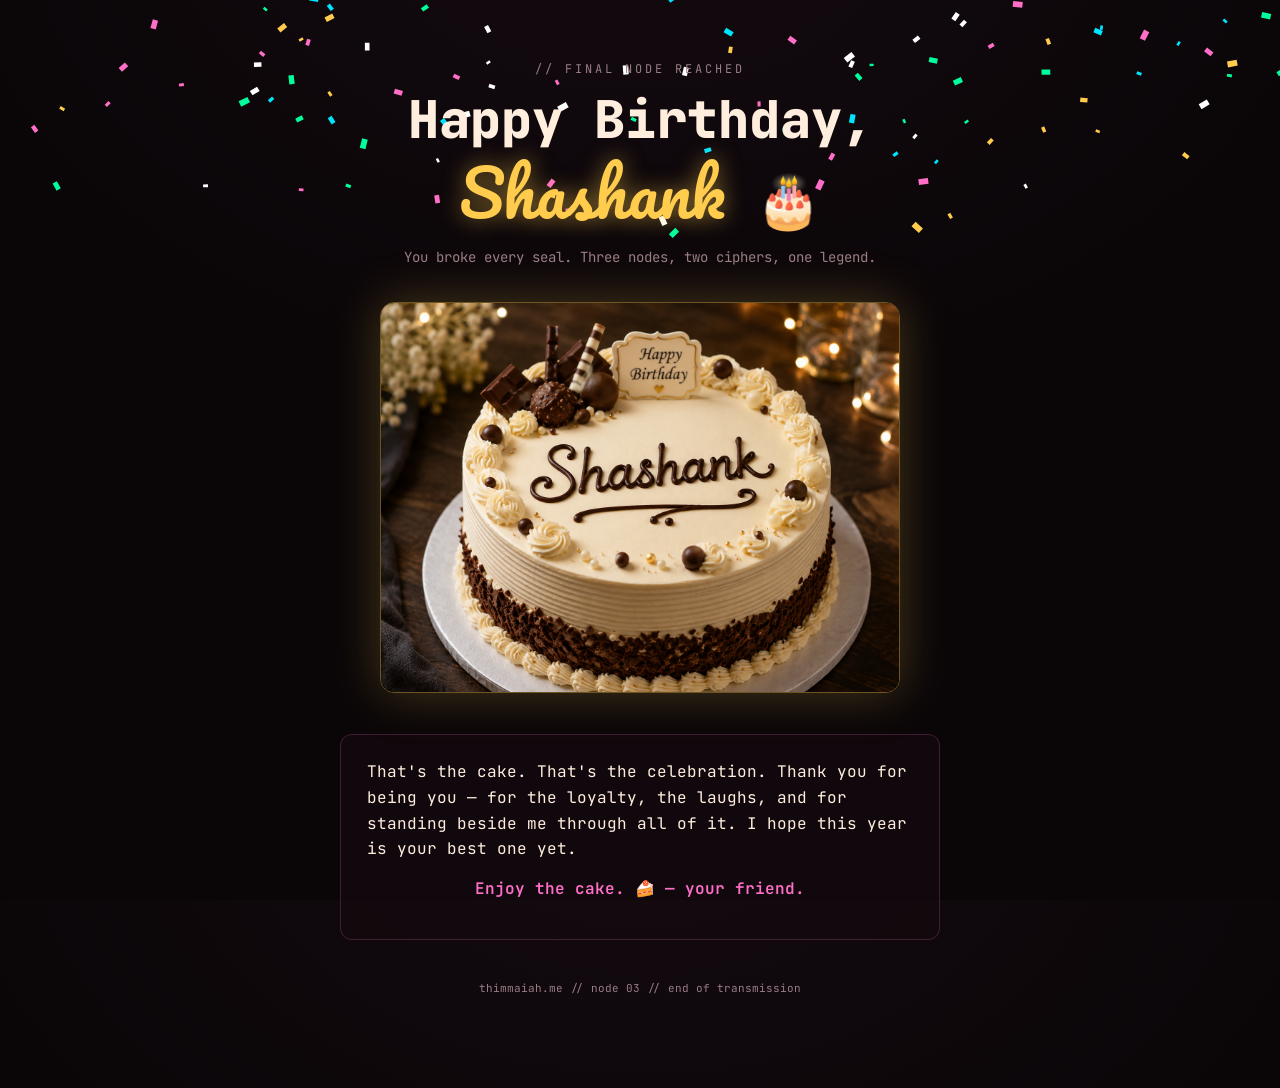
<file: vd83hq0fne21/index.html>
<!DOCTYPE html>
<html lang="en">
<head>
  <meta charset="UTF-8" />
  <meta name="viewport" content="width=device-width, initial-scale=1.0" />
  <title>NODE 03 // 🎂</title>
  <link href="https://fonts.googleapis.com/css2?family=JetBrains+Mono:wght@400;600;800&family=Pacifico&display=swap" rel="stylesheet" />
  <link rel="stylesheet" href="css/main.css" />
</head>
<body>
  <canvas id="confetti" aria-hidden="true"></canvas>

  <main class="shell">
    <header class="hero">
      <div class="tag">// final node reached</div>
      <h1 class="cake-title">Happy Birthday,<br><span>Shashank</span> 🎂</h1>
      <p class="sub">You broke every seal. Three nodes, two ciphers, one legend.</p>
    </header>

    <figure class="cake">
      <img id="cakeImg" src="assets/cake.png" alt="a birthday cake for Shashank" />
    </figure>

    <article class="letter">
      <!-- TODO(tejas): final words go here -->
      <p>
        That's the cake. That's the celebration. Thank you for being you &mdash;
        for the loyalty, the laughs, and for standing beside me through all of it.
        I hope this year is your best one yet.
      </p>
      <p class="warm">Enjoy the cake. 🍰 &mdash; your friend.</p>
    </article>

    <footer class="foot">
      <span>thimmaiah.me // node 03 // end of transmission</span>
    </footer>
  </main>

  <script src="js/confetti.js"></script>
</body>
</html>
</file>
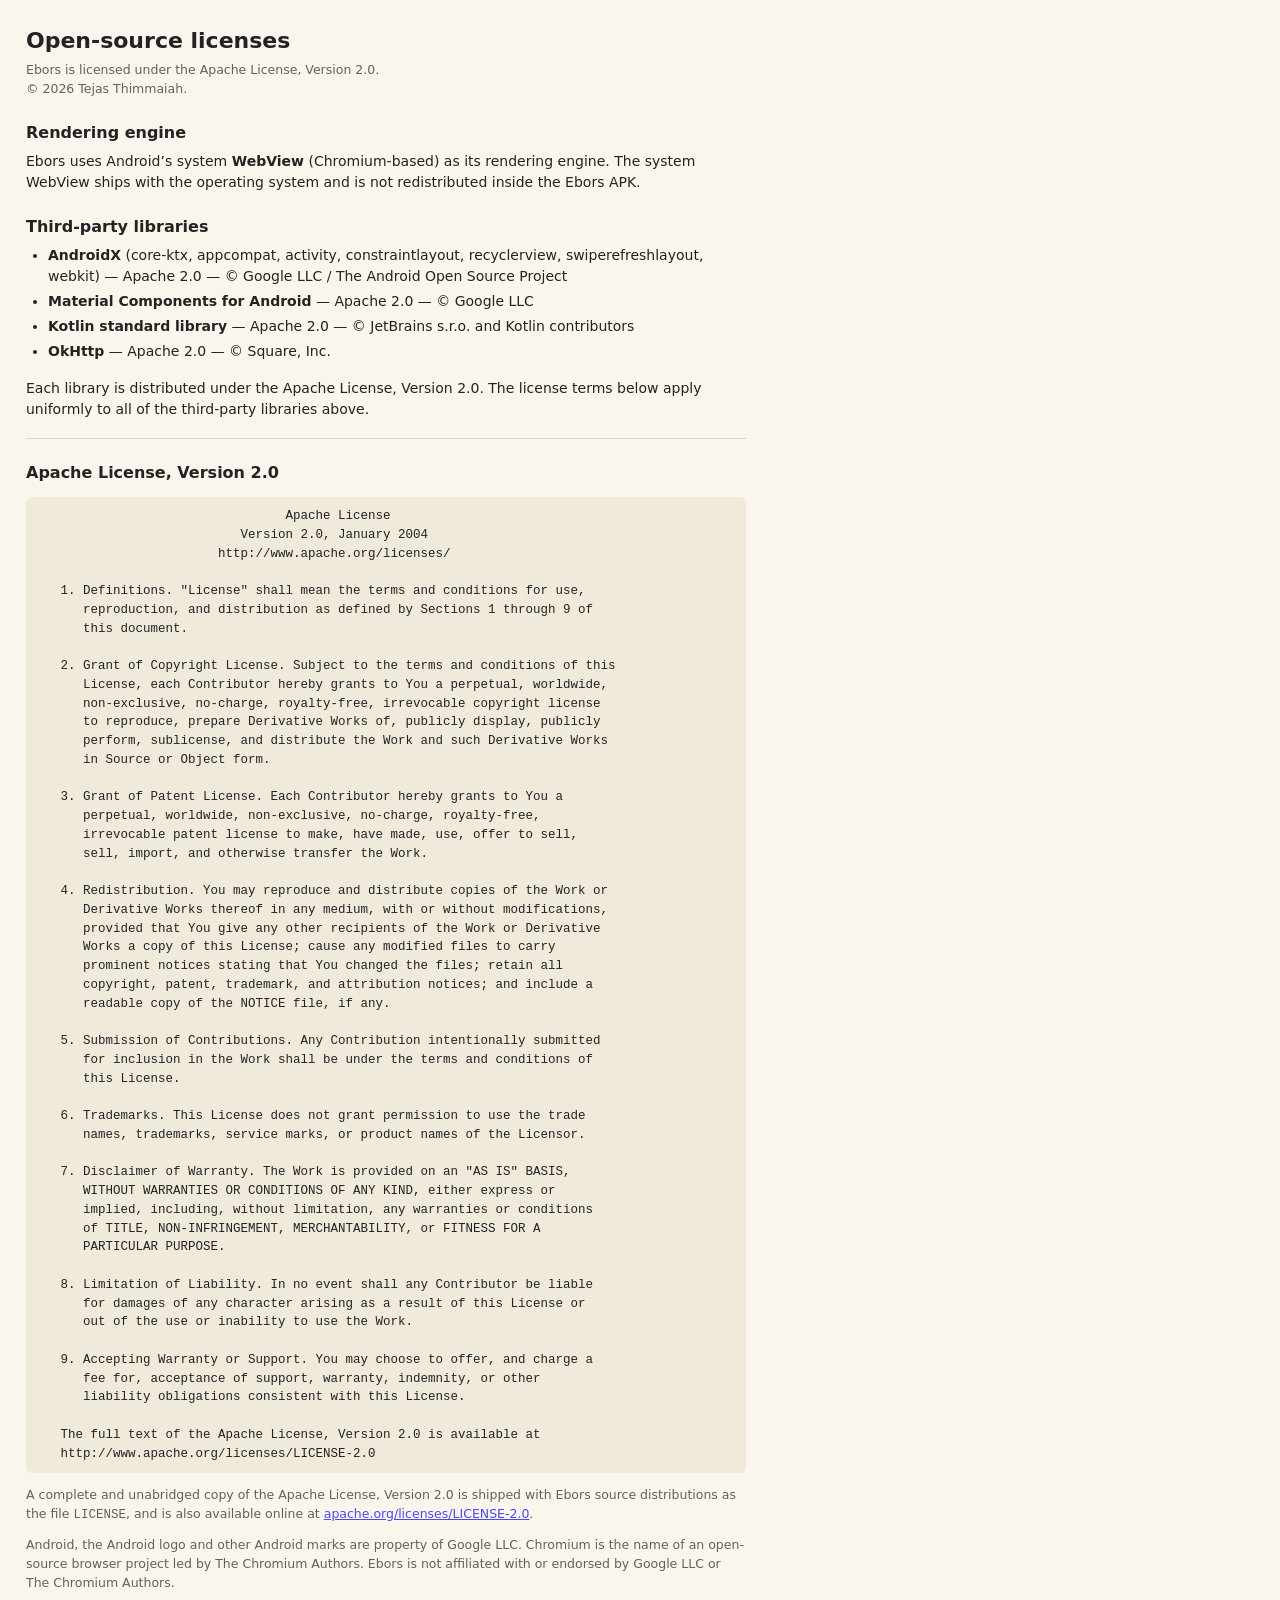
<file: app/src/main/assets/open_source_licenses.html>
<!doctype html>
<html lang="en">
<head>
<meta charset="utf-8">
<meta name="viewport" content="width=device-width, initial-scale=1">
<title>Open-source licenses</title>
<style>
  :root { color-scheme: light dark; }
  body { font: 14px/1.5 -apple-system, system-ui, sans-serif;
         padding: 16px 18px 32px; max-width: 720px;
         color: #232323; background: #faf6ee; }
  h1 { font-size: 22px; margin: 0 0 4px; }
  h2 { font-size: 16px; margin: 22px 0 6px; }
  p { margin: 0 0 12px; }
  ul { padding-left: 22px; margin: 0 0 16px; }
  li { margin: 4px 0; }
  code, pre { font-family: ui-monospace, SFMono-Regular, Consolas, monospace;
              font-size: 12.5px; }
  pre { white-space: pre-wrap; background: #f0eadb; padding: 10px 12px;
        border-radius: 6px; }
  hr { border: 0; border-top: 1px solid #00000022; margin: 18px 0; }
  .muted { opacity: 0.7; font-size: 12.5px; }
  /* Dark rules last so they win over the light base rules above
     (equal specificity → later source order wins). */
  @media (prefers-color-scheme: dark) {
    body { background: #1a1817; color: #e8e3d8; }
    a { color: #f0a079; }
    pre { background: #232020; color: #e8e3d8; }
    hr { border-top-color: #ffffff22; }
  }
</style>
</head>
<body>
<h1>Open-source licenses</h1>
<p class="muted">Ebors is licensed under the Apache License, Version 2.0.<br>
© 2026 Tejas Thimmaiah.</p>

<h2>Rendering engine</h2>
<p>Ebors uses Android&rsquo;s system <strong>WebView</strong> (Chromium-based)
as its rendering engine. The system WebView ships with the operating system
and is not redistributed inside the Ebors APK.</p>

<h2>Third-party libraries</h2>
<ul>
  <li><strong>AndroidX</strong> (core-ktx, appcompat, activity, constraintlayout,
      recyclerview, swiperefreshlayout, webkit) &mdash; Apache 2.0 &mdash;
      © Google LLC / The Android Open Source Project</li>
  <li><strong>Material Components for Android</strong> &mdash; Apache 2.0 &mdash;
      © Google LLC</li>
  <li><strong>Kotlin standard library</strong> &mdash; Apache 2.0 &mdash;
      © JetBrains s.r.o. and Kotlin contributors</li>
  <li><strong>OkHttp</strong> &mdash; Apache 2.0 &mdash; © Square, Inc.</li>
</ul>

<p>Each library is distributed under the Apache License, Version 2.0.
The license terms below apply uniformly to all of the third-party
libraries above.</p>

<hr>

<h2>Apache License, Version 2.0</h2>
<pre>                                 Apache License
                           Version 2.0, January 2004
                        http://www.apache.org/licenses/

   1. Definitions. "License" shall mean the terms and conditions for use,
      reproduction, and distribution as defined by Sections 1 through 9 of
      this document.

   2. Grant of Copyright License. Subject to the terms and conditions of this
      License, each Contributor hereby grants to You a perpetual, worldwide,
      non-exclusive, no-charge, royalty-free, irrevocable copyright license
      to reproduce, prepare Derivative Works of, publicly display, publicly
      perform, sublicense, and distribute the Work and such Derivative Works
      in Source or Object form.

   3. Grant of Patent License. Each Contributor hereby grants to You a
      perpetual, worldwide, non-exclusive, no-charge, royalty-free,
      irrevocable patent license to make, have made, use, offer to sell,
      sell, import, and otherwise transfer the Work.

   4. Redistribution. You may reproduce and distribute copies of the Work or
      Derivative Works thereof in any medium, with or without modifications,
      provided that You give any other recipients of the Work or Derivative
      Works a copy of this License; cause any modified files to carry
      prominent notices stating that You changed the files; retain all
      copyright, patent, trademark, and attribution notices; and include a
      readable copy of the NOTICE file, if any.

   5. Submission of Contributions. Any Contribution intentionally submitted
      for inclusion in the Work shall be under the terms and conditions of
      this License.

   6. Trademarks. This License does not grant permission to use the trade
      names, trademarks, service marks, or product names of the Licensor.

   7. Disclaimer of Warranty. The Work is provided on an "AS IS" BASIS,
      WITHOUT WARRANTIES OR CONDITIONS OF ANY KIND, either express or
      implied, including, without limitation, any warranties or conditions
      of TITLE, NON-INFRINGEMENT, MERCHANTABILITY, or FITNESS FOR A
      PARTICULAR PURPOSE.

   8. Limitation of Liability. In no event shall any Contributor be liable
      for damages of any character arising as a result of this License or
      out of the use or inability to use the Work.

   9. Accepting Warranty or Support. You may choose to offer, and charge a
      fee for, acceptance of support, warranty, indemnity, or other
      liability obligations consistent with this License.

   The full text of the Apache License, Version 2.0 is available at
   http://www.apache.org/licenses/LICENSE-2.0
</pre>

<p class="muted">A complete and unabridged copy of the Apache License,
Version 2.0 is shipped with Ebors source distributions as the file
<code>LICENSE</code>, and is also available online at
<a href="http://www.apache.org/licenses/LICENSE-2.0">apache.org/licenses/LICENSE-2.0</a>.</p>

<p class="muted">Android, the Android logo and other Android marks are
property of Google LLC. Chromium is the name of an open-source browser
project led by The Chromium Authors. Ebors is not affiliated with or
endorsed by Google LLC or The Chromium Authors.</p>

</body>
</html>
</file>
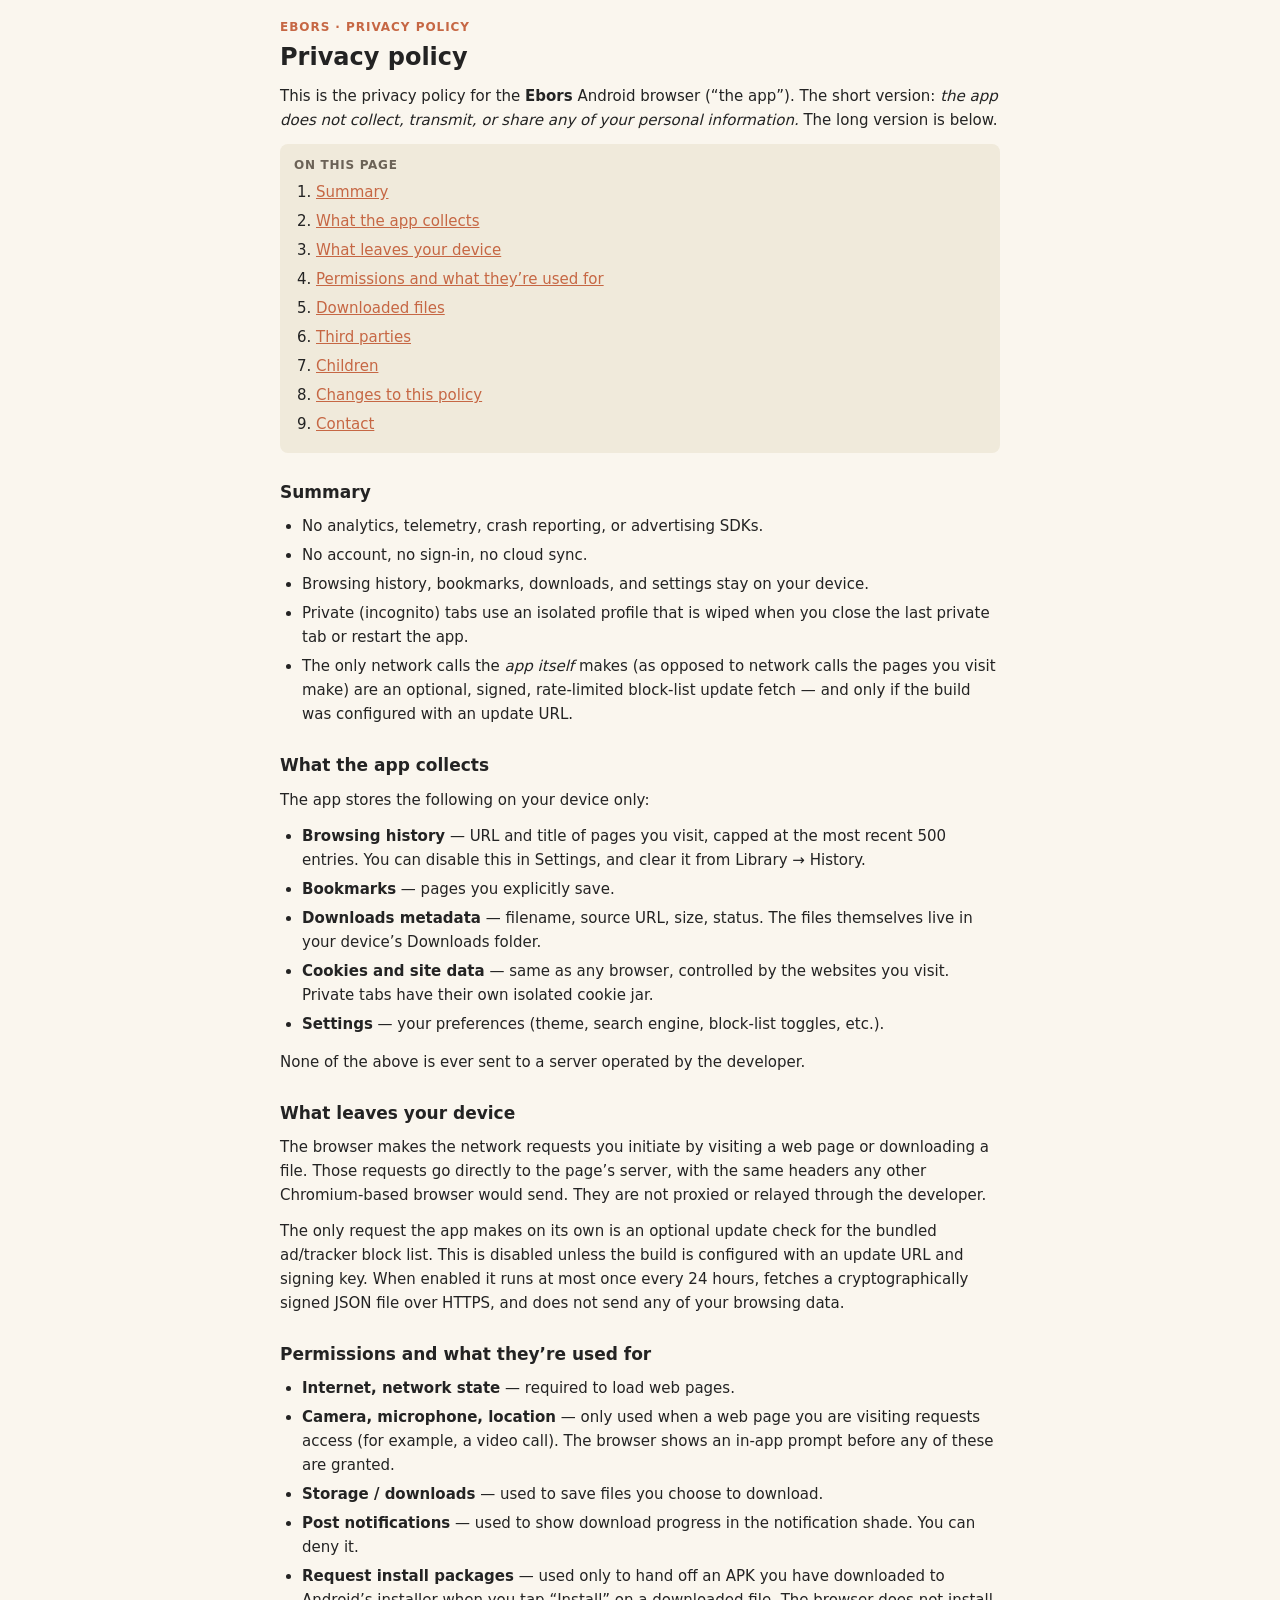
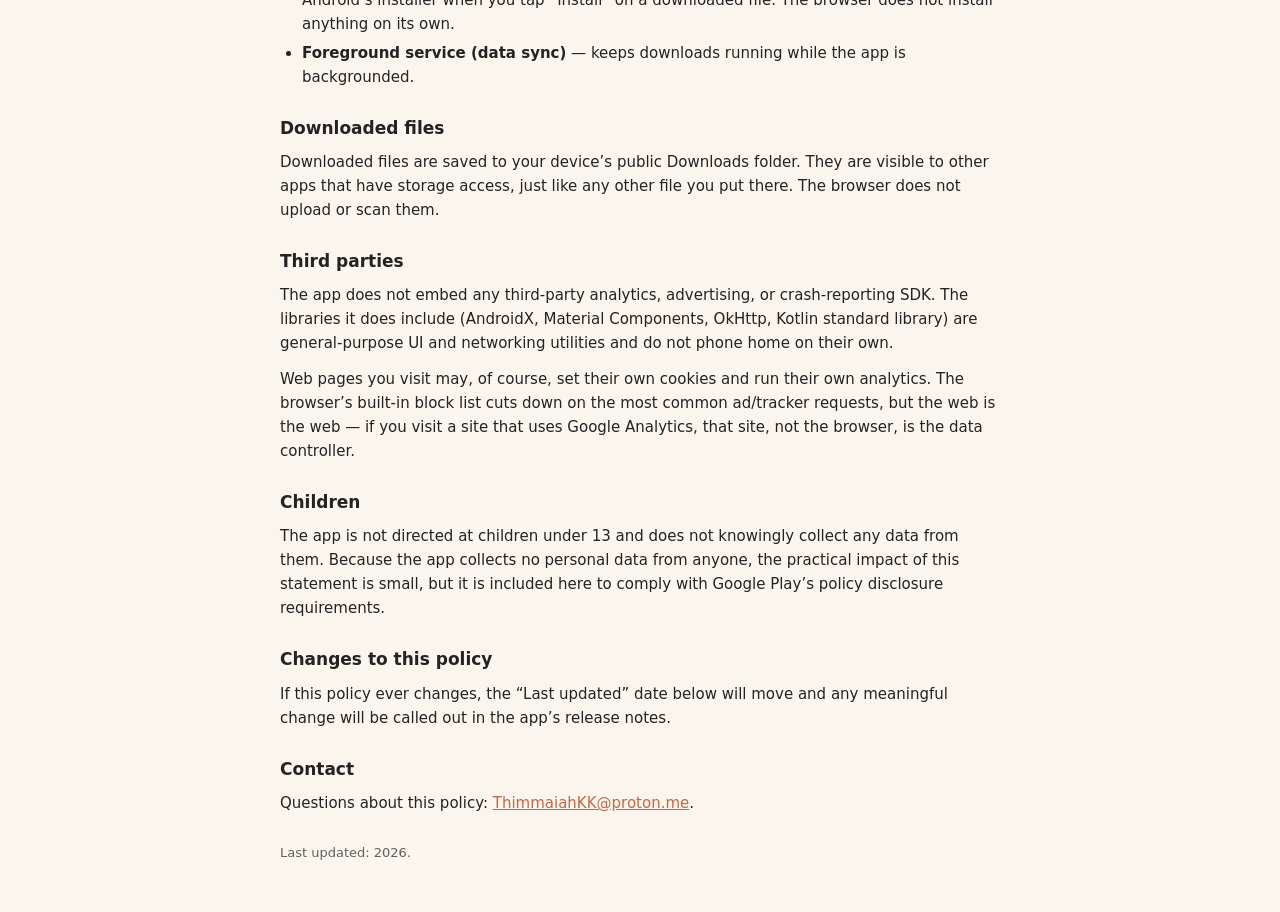
<file: app/src/main/assets/privacy.html>
<!doctype html>
<html lang="en">
<head>
<meta charset="utf-8">
<meta name="viewport" content="width=device-width, initial-scale=1">
<title>Privacy policy</title>
<style>
  :root { color-scheme: light dark; }
  body { font: 15px/1.6 -apple-system, system-ui, sans-serif;
         padding: 18px 18px 36px; max-width: 720px; margin: 0 auto;
         color: #232323; background: #faf6ee; }
  .eyebrow { text-transform: uppercase; letter-spacing: 0.08em;
             font-size: 12px; font-weight: 700; color: #c66744; margin: 0 0 6px; }
  h1 { font-size: 24px; margin: 0 0 12px; line-height: 1.2; }
  h2 { font-size: 17px; margin: 26px 0 8px; }
  p { margin: 0 0 12px; }
  ul, ol { padding-left: 22px; margin: 0 0 14px; }
  li { margin: 5px 0; }
  a { color: #c66744; }
  strong { font-weight: 700; }
  .toc { background: #f0eadb; border-radius: 8px; padding: 12px 14px; margin: 4px 0 20px; }
  .toc strong { display: block; margin-bottom: 4px; font-size: 12px;
                text-transform: uppercase; letter-spacing: 0.06em; color: #6b6256; }
  .toc ol { margin: 0; }
  .muted { opacity: 0.7; font-size: 13px; margin-top: 28px; }
  /* Dark rules last so they win over the light base rules above. */
  @media (prefers-color-scheme: dark) {
    body { background: #1a1817; color: #e8e3d8; }
    .eyebrow, a { color: #f0a079; }
    .toc { background: #232020; }
    .toc strong { color: #a89e8d; }
  }
</style>
</head>
<body>

<p class="eyebrow">Ebors &middot; Privacy policy</p>
<h1>Privacy policy</h1>
<p>
  This is the privacy policy for the <strong>Ebors</strong>
  Android browser (&ldquo;the app&rdquo;). The short version:
  <em>the app does not collect, transmit, or share any of your
  personal information.</em> The long version is below.
</p>

<div class="toc">
  <strong>On this page</strong>
  <ol>
    <li><a href="#summary">Summary</a></li>
    <li><a href="#what-is-collected">What the app collects</a></li>
    <li><a href="#what-is-sent">What leaves your device</a></li>
    <li><a href="#permissions">Permissions and what they&rsquo;re used for</a></li>
    <li><a href="#downloads">Downloaded files</a></li>
    <li><a href="#third-parties">Third parties</a></li>
    <li><a href="#children">Children</a></li>
    <li><a href="#changes">Changes to this policy</a></li>
    <li><a href="#contact">Contact</a></li>
  </ol>
</div>

<h2 id="summary">Summary</h2>
<ul>
  <li>No analytics, telemetry, crash reporting, or advertising SDKs.</li>
  <li>No account, no sign-in, no cloud sync.</li>
  <li>Browsing history, bookmarks, downloads, and settings stay on
      your device.</li>
  <li>Private (incognito) tabs use an isolated profile that is
      wiped when you close the last private tab or restart the app.</li>
  <li>The only network calls the <em>app itself</em> makes (as
      opposed to network calls the pages you visit make) are an
      optional, signed, rate-limited block-list update fetch &mdash;
      and only if the build was configured with an update URL.</li>
</ul>

<h2 id="what-is-collected">What the app collects</h2>
<p>
  The app stores the following on your device only:
</p>
<ul>
  <li><strong>Browsing history</strong> &mdash; URL and title of
      pages you visit, capped at the most recent 500 entries.
      You can disable this in Settings, and clear it from
      Library &rarr; History.</li>
  <li><strong>Bookmarks</strong> &mdash; pages you explicitly save.</li>
  <li><strong>Downloads metadata</strong> &mdash; filename, source URL,
      size, status. The files themselves live in your device&rsquo;s
      Downloads folder.</li>
  <li><strong>Cookies and site data</strong> &mdash; same as any
      browser, controlled by the websites you visit. Private tabs
      have their own isolated cookie jar.</li>
  <li><strong>Settings</strong> &mdash; your preferences (theme,
      search engine, block-list toggles, etc.).</li>
</ul>
<p>
  None of the above is ever sent to a server operated by the
  developer.
</p>

<h2 id="what-is-sent">What leaves your device</h2>
<p>
  The browser makes the network requests you initiate by visiting
  a web page or downloading a file. Those requests go directly to
  the page&rsquo;s server, with the same headers any other
  Chromium-based browser would send. They are not proxied or
  relayed through the developer.
</p>
<p>
  The only request the app makes on its own is an optional update
  check for the bundled ad/tracker block list. This is disabled
  unless the build is configured with an update URL and signing
  key. When enabled it runs at most once every 24 hours, fetches a
  cryptographically signed JSON file over HTTPS, and does not send
  any of your browsing data.
</p>

<h2 id="permissions">Permissions and what they&rsquo;re used for</h2>
<ul>
  <li><strong>Internet, network state</strong> &mdash; required to
      load web pages.</li>
  <li><strong>Camera, microphone, location</strong> &mdash; only
      used when a web page you are visiting requests access (for
      example, a video call). The browser shows an in-app prompt
      before any of these are granted.</li>
  <li><strong>Storage / downloads</strong> &mdash; used to save
      files you choose to download.</li>
  <li><strong>Post notifications</strong> &mdash; used to show
      download progress in the notification shade. You can deny it.</li>
  <li><strong>Request install packages</strong> &mdash; used only
      to hand off an APK you have downloaded to Android&rsquo;s
      installer when you tap &ldquo;Install&rdquo; on a downloaded
      file. The browser does not install anything on its own.</li>
  <li><strong>Foreground service (data sync)</strong> &mdash; keeps
      downloads running while the app is backgrounded.</li>
</ul>

<h2 id="downloads">Downloaded files</h2>
<p>
  Downloaded files are saved to your device&rsquo;s public
  Downloads folder. They are visible to other apps that have
  storage access, just like any other file you put there. The
  browser does not upload or scan them.
</p>

<h2 id="third-parties">Third parties</h2>
<p>
  The app does not embed any third-party analytics, advertising,
  or crash-reporting SDK. The libraries it does include
  (AndroidX, Material Components, OkHttp, Kotlin standard
  library) are general-purpose UI and networking utilities and
  do not phone home on their own.
</p>
<p>
  Web pages you visit may, of course, set their own cookies and
  run their own analytics. The browser&rsquo;s built-in block
  list cuts down on the most common ad/tracker requests, but the
  web is the web &mdash; if you visit a site that uses Google
  Analytics, that site, not the browser, is the data controller.
</p>

<h2 id="children">Children</h2>
<p>
  The app is not directed at children under 13 and does not
  knowingly collect any data from them. Because the app collects
  no personal data from anyone, the practical impact of this
  statement is small, but it is included here to comply with
  Google Play&rsquo;s policy disclosure requirements.
</p>

<h2 id="changes">Changes to this policy</h2>
<p>
  If this policy ever changes, the &ldquo;Last updated&rdquo;
  date below will move and any meaningful change will be called
  out in the app&rsquo;s release notes.
</p>

<h2 id="contact">Contact</h2>
<p>
  Questions about this policy: <a href="mailto:ThimmaiahKK@proton.me">ThimmaiahKK@proton.me</a>.
</p>
<p class="muted">
  Last updated: 2026.
</p>

</body>
</html>
</file>
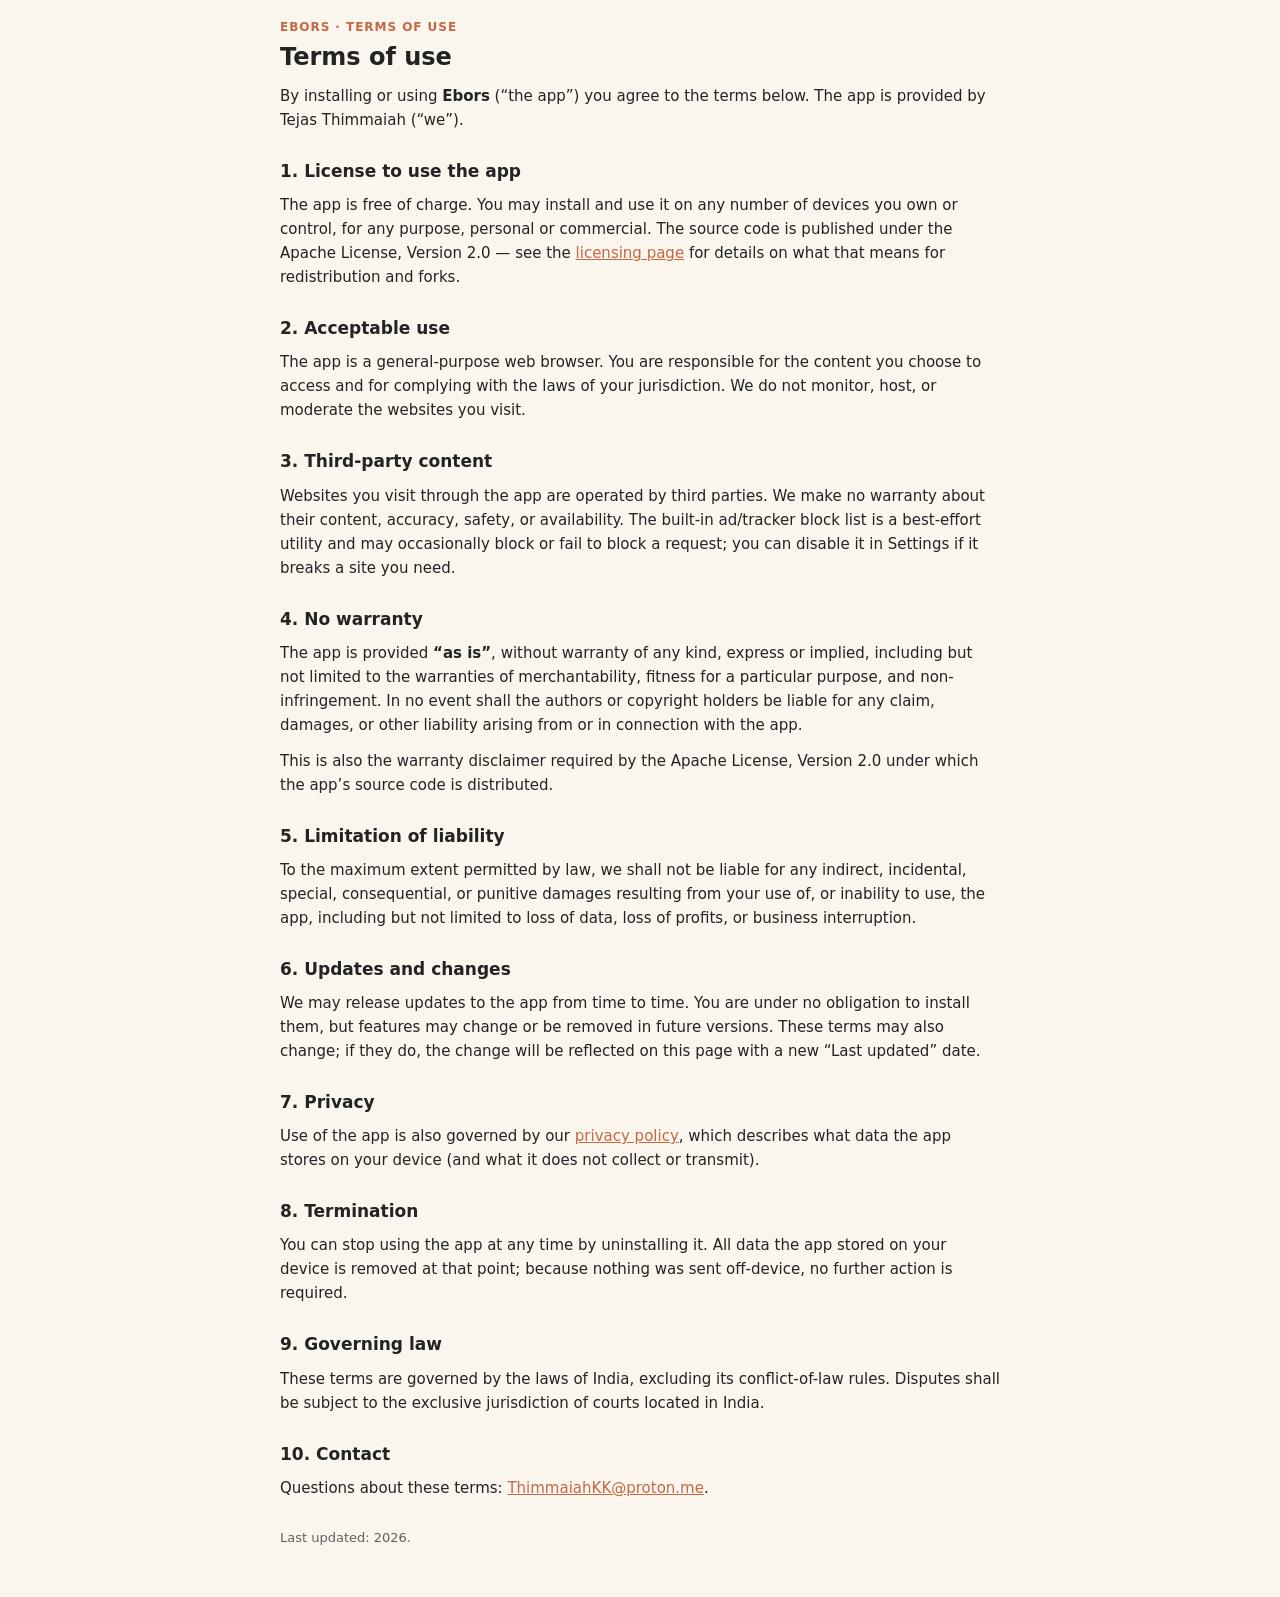
<file: app/src/main/assets/terms.html>
<!doctype html>
<html lang="en">
<head>
<meta charset="utf-8">
<meta name="viewport" content="width=device-width, initial-scale=1">
<title>Terms of use</title>
<style>
  :root { color-scheme: light dark; }
  body { font: 15px/1.6 -apple-system, system-ui, sans-serif;
         padding: 18px 18px 36px; max-width: 720px; margin: 0 auto;
         color: #232323; background: #faf6ee; }
  .eyebrow { text-transform: uppercase; letter-spacing: 0.08em;
             font-size: 12px; font-weight: 700; color: #c66744; margin: 0 0 6px; }
  h1 { font-size: 24px; margin: 0 0 12px; line-height: 1.2; }
  h2 { font-size: 17px; margin: 26px 0 8px; }
  p { margin: 0 0 12px; }
  a { color: #c66744; }
  strong { font-weight: 700; }
  .muted { opacity: 0.7; font-size: 13px; margin-top: 28px; }
  /* Dark rules last so they win over the light base rules above. */
  @media (prefers-color-scheme: dark) {
    body { background: #1a1817; color: #e8e3d8; }
    .eyebrow, a { color: #f0a079; }
  }
</style>
</head>
<body>

<p class="eyebrow">Ebors &middot; Terms of use</p>
<h1>Terms of use</h1>
<p>
  By installing or using <strong>Ebors</strong> (&ldquo;the
  app&rdquo;) you agree to the terms below. The app is provided
  by Tejas Thimmaiah (&ldquo;we&rdquo;).
</p>

<h2 id="license">1. License to use the app</h2>
<p>
  The app is free of charge. You may install and use it on any
  number of devices you own or control, for any purpose, personal
  or commercial. The source code is published under the Apache
  License, Version 2.0 &mdash; see the
  <a href="https://thimmaiah.me/applicencing.html">licensing page</a> for details on
  what that means for redistribution and forks.
</p>

<h2 id="acceptable-use">2. Acceptable use</h2>
<p>
  The app is a general-purpose web browser. You are responsible
  for the content you choose to access and for complying with the
  laws of your jurisdiction. We do not monitor, host, or moderate
  the websites you visit.
</p>

<h2 id="content">3. Third-party content</h2>
<p>
  Websites you visit through the app are operated by third
  parties. We make no warranty about their content, accuracy,
  safety, or availability. The built-in ad/tracker block list is
  a best-effort utility and may occasionally block or fail to
  block a request; you can disable it in Settings if it breaks a
  site you need.
</p>

<h2 id="warranty">4. No warranty</h2>
<p>
  The app is provided <strong>&ldquo;as is&rdquo;</strong>, without
  warranty of any kind, express or implied, including but not
  limited to the warranties of merchantability, fitness for a
  particular purpose, and non-infringement. In no event shall the
  authors or copyright holders be liable for any claim, damages,
  or other liability arising from or in connection with the app.
</p>
<p>
  This is also the warranty disclaimer required by the Apache
  License, Version 2.0 under which the app&rsquo;s source code is
  distributed.
</p>

<h2 id="liability">5. Limitation of liability</h2>
<p>
  To the maximum extent permitted by law, we shall not be liable
  for any indirect, incidental, special, consequential, or
  punitive damages resulting from your use of, or inability to
  use, the app, including but not limited to loss of data, loss
  of profits, or business interruption.
</p>

<h2 id="updates">6. Updates and changes</h2>
<p>
  We may release updates to the app from time to time. You are
  under no obligation to install them, but features may change
  or be removed in future versions. These terms may also change;
  if they do, the change will be reflected on this page with a
  new &ldquo;Last updated&rdquo; date.
</p>

<h2 id="privacy">7. Privacy</h2>
<p>
  Use of the app is also governed by our
  <a href="privacy.html">privacy policy</a>, which describes what
  data the app stores on your device (and what it does not
  collect or transmit).
</p>

<h2 id="termination">8. Termination</h2>
<p>
  You can stop using the app at any time by uninstalling it. All
  data the app stored on your device is removed at that point;
  because nothing was sent off-device, no further action is
  required.
</p>

<h2 id="governing-law">9. Governing law</h2>
<p>
  These terms are governed by the laws of India, excluding its
  conflict-of-law rules. Disputes shall be subject to the
  exclusive jurisdiction of courts located in India.
</p>

<h2 id="contact">10. Contact</h2>
<p>
  Questions about these terms: <a href="mailto:ThimmaiahKK@proton.me">ThimmaiahKK@proton.me</a>.
</p>
<p class="muted">
  Last updated: 2026.
</p>

</body>
</html>
</file>
<file: vd83hq0fne21/css/main.css>
/* =========================================================================
   NODE 03 — celebration (accent: gold/pink)
   ------------------------------------------------------------------------- */
:root{
  --bg:#0a0608; --bg2:#140a10;
  --gold:#ffcc4d; --pink:#ff6ec7; --neon:#00ff9c;
  --text:#ffeede; --muted:#9a7d86; --mono:'JetBrains Mono',monospace;
}
*{box-sizing:border-box;margin:0;padding:0}
html,body{height:100%}
body{background:radial-gradient(1200px 800px at 50% -10%,var(--bg2),var(--bg) 60%);
  color:var(--text);font-family:var(--mono);overflow-x:hidden;line-height:1.6}

#confetti{position:fixed;inset:0;z-index:0;pointer-events:none}
.shell{position:relative;z-index:2;max-width:760px;margin:0 auto;padding:60px 20px 90px;text-align:center;
  animation:rise 1s ease both}
@keyframes rise{from{opacity:0;transform:translateY(24px)}to{opacity:1;transform:none}}

.hero .tag{color:var(--muted);letter-spacing:3px;font-size:12px;text-transform:uppercase}
.cake-title{font-family:var(--mono);font-weight:800;font-size:clamp(30px,6vw,52px);margin-top:10px;line-height:1.2}
.cake-title span{font-family:'Pacifico',cursive;font-weight:400;color:var(--gold);
  text-shadow:0 0 22px rgba(255,204,77,.55);font-size:1.25em}
.sub{color:var(--muted);margin-top:14px;font-size:14px}

.cake{margin:34px auto;max-width:520px}
.cake img{width:100%;border-radius:14px;border:1px solid rgba(255,204,77,.4);
  box-shadow:0 0 50px rgba(255,204,77,.25);cursor:pointer;transition:transform .4s}
.cake img:hover{transform:scale(1.02) rotate(-.4deg)}

.letter{background:rgba(20,10,16,.6);border:1px solid rgba(255,110,199,.2);border-radius:12px;
  padding:24px 26px;margin:0 auto;max-width:600px;text-align:left}
.letter p{margin-bottom:14px}
.letter .warm{color:var(--pink);font-weight:600;text-align:center;margin-top:6px}

.foot{margin-top:40px;color:var(--muted);font-size:11px;display:flex;flex-direction:column;gap:10px}
</file>
